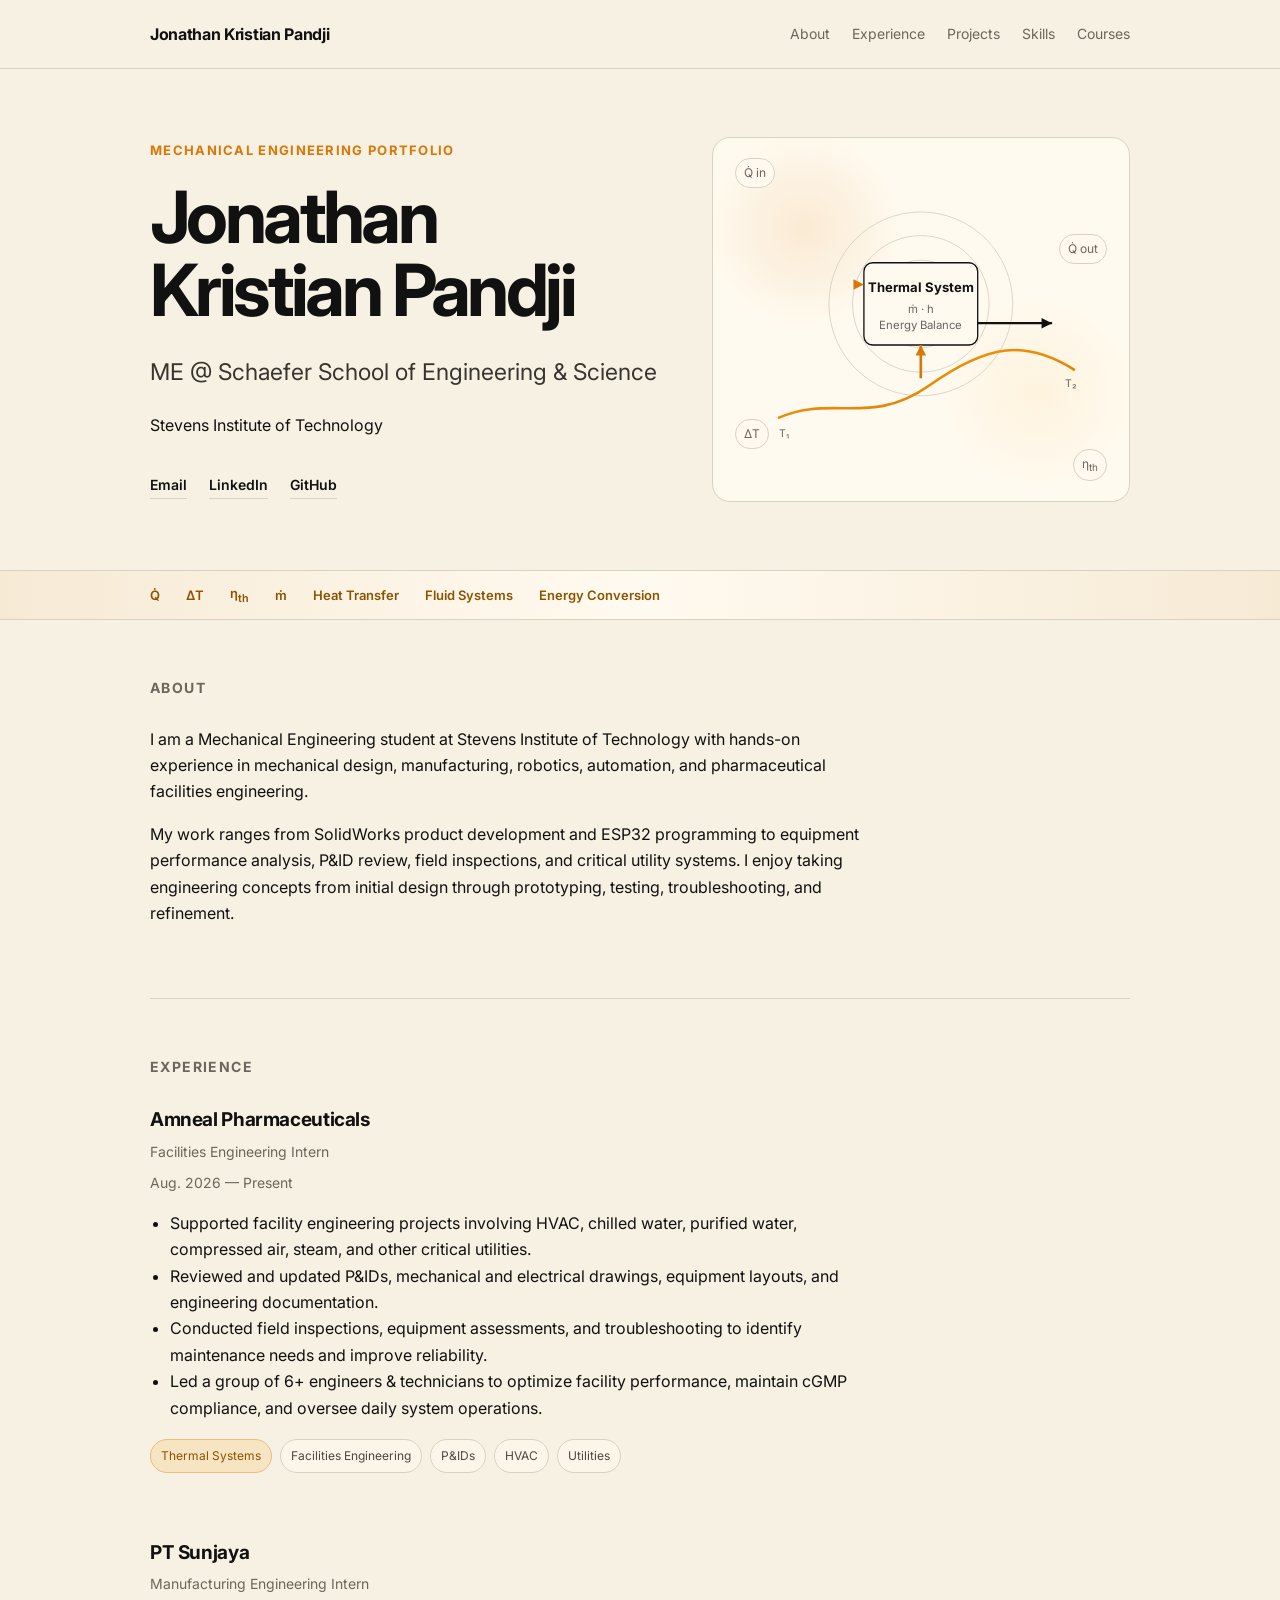
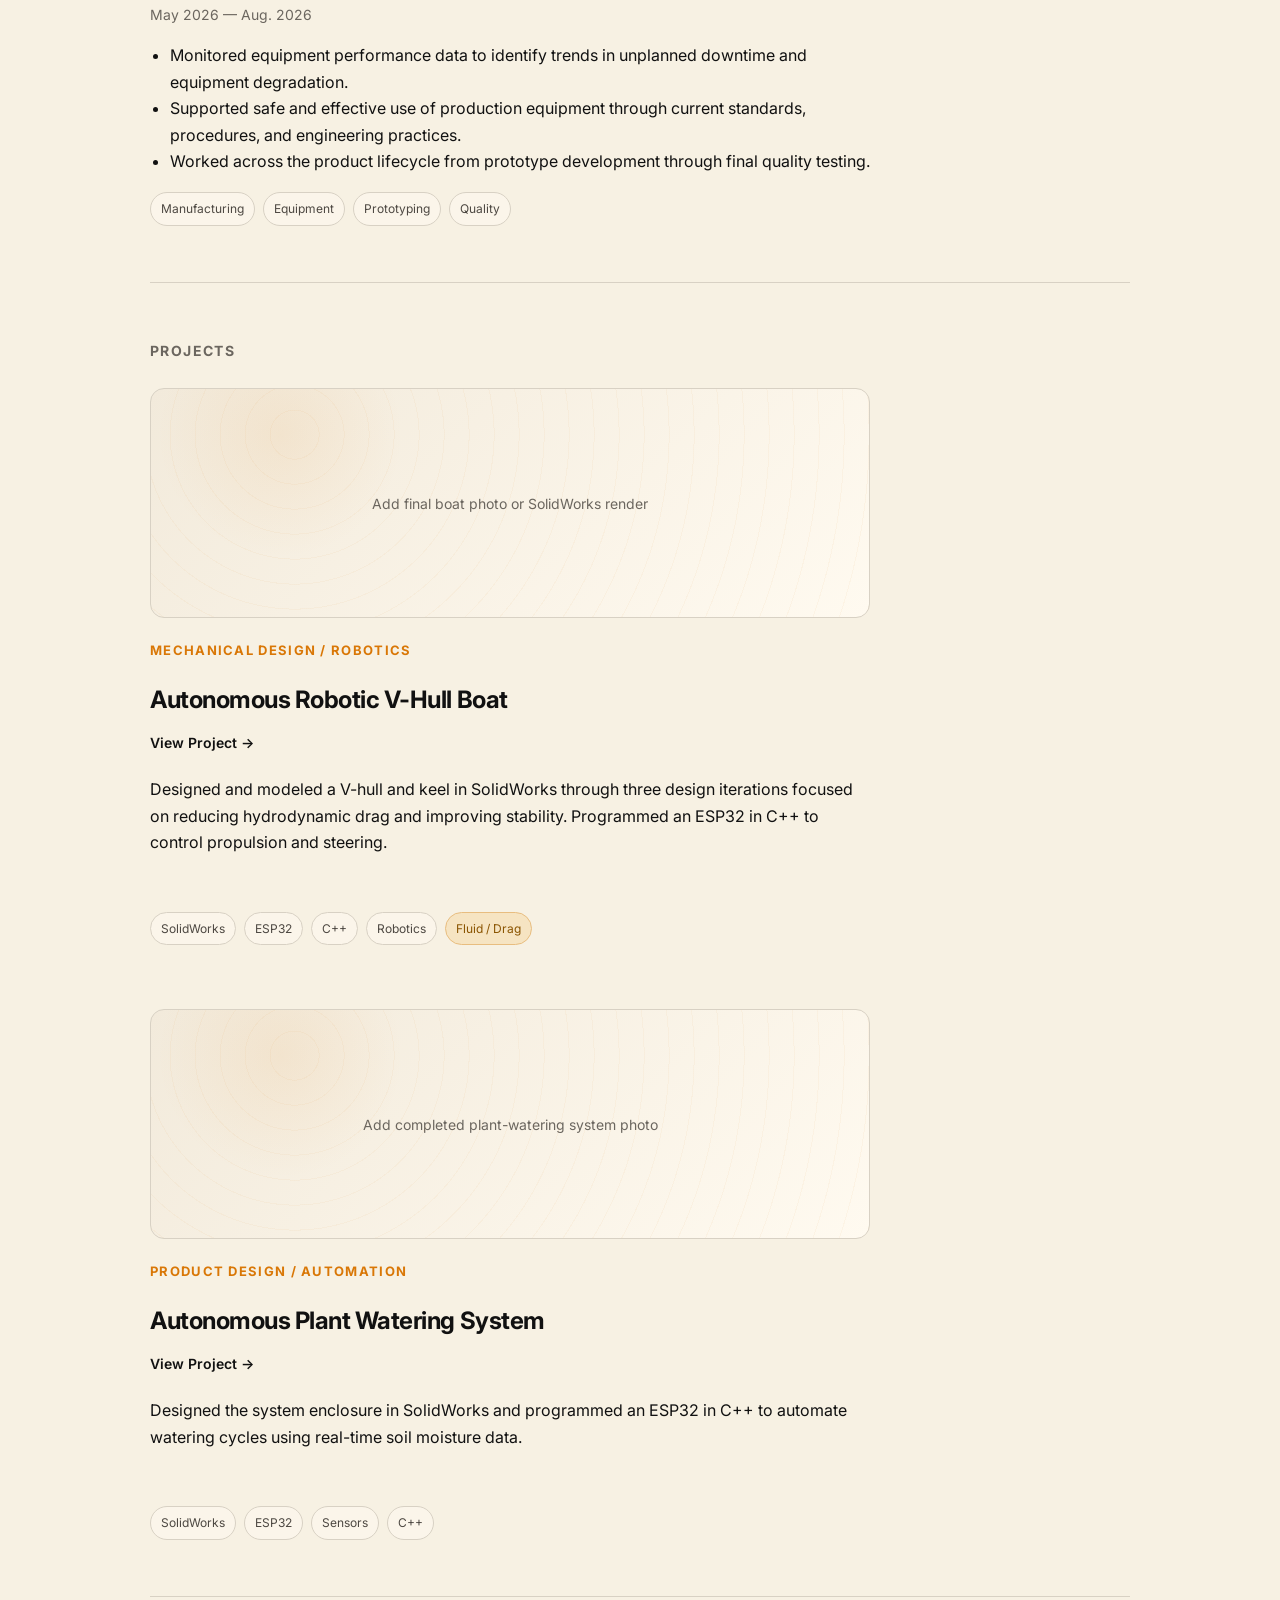
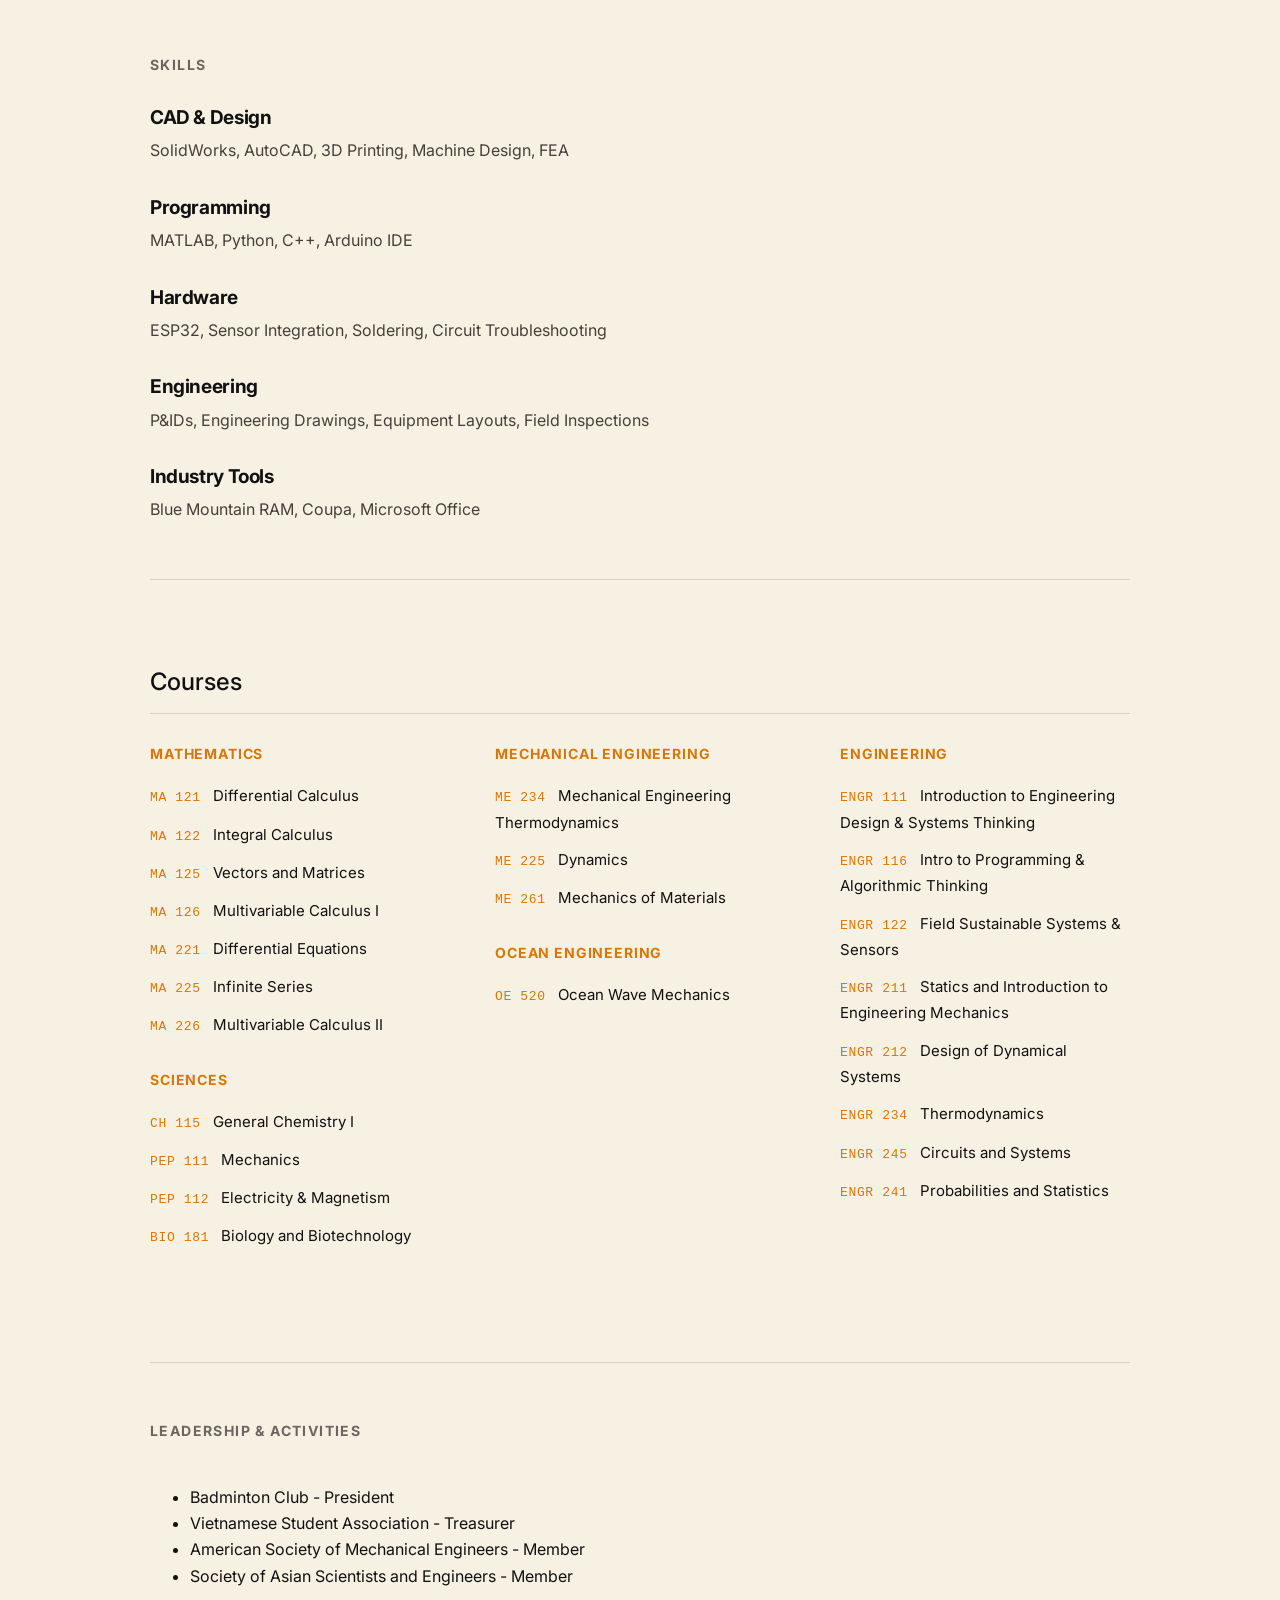
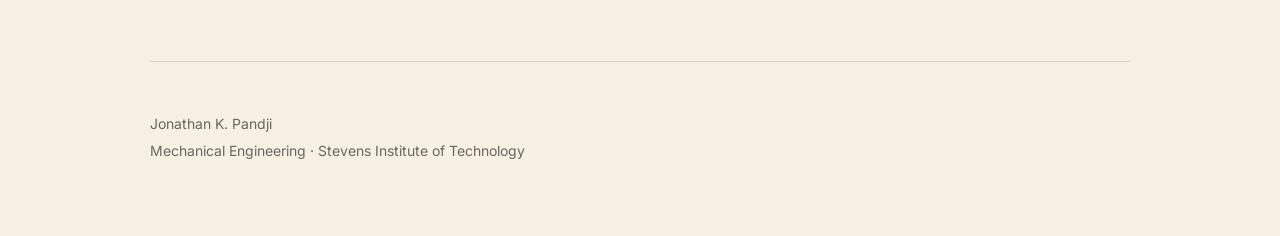
<file: index.html>
<!DOCTYPE html>
<html lang="en">
<head>
  <meta charset="UTF-8" />
  <meta name="viewport" content="width=device-width, initial-scale=1.0" />
  <meta name="description" content="Jonathan K. Pandji — Mechanical Engineering Portfolio" />
  <title>Jonathan Kristian Pandji | Mechanical Engineering Portfolio</title>
  <link rel="preconnect" href="https://fonts.googleapis.com">
  <link rel="preconnect" href="https://fonts.gstatic.com" crossorigin>
  <link href="https://fonts.googleapis.com/css2?family=Inter:wght@400;500;600;700&display=swap" rel="stylesheet">
  <link rel="stylesheet" href="styles.css" />
</head>
<body>
  <header class="site-header">
    <div class="container header-inner">
      <a class="brand" href="#top">Jonathan Kristian Pandji</a>
      <nav class="nav" aria-label="Primary navigation">
        <a href="#about">About</a><a href="#experience">Experience</a><a href="#projects">Projects</a><a href="#skills">Skills</a><a href="#courses">Courses</a>
      </nav>
    </div>
  </header>

  <main id="top">
    <section class="hero">
      <div class="container hero-grid">
        <div class="hero-copy">
          <p class="eyebrow">Mechanical Engineering Portfolio</p>
          <h1>Jonathan Kristian Pandji</h1>
          <p class="hero-subtitle">ME @ Schaefer School of Engineering &amp; Science</p>
          <p>Stevens Institute of Technology</p>
          <div class="hero-links">
            <a href="mailto:jonathankpandji@gmail.com">Email</a>
            <a href="https://www.linkedin.com/in/jonathan-pandji-9b6p" target="_blank" rel="noreferrer">LinkedIn</a>
            <a href="https://github.com/jonkezino11" target="_blank" rel="noreferrer">GitHub</a>
          </div>
        </div>

        <div class="thermo-panel" aria-label="Thermodynamics inspired system diagram">
          <div class="thermo-label thermo-qin">Q̇ in</div>
          <div class="thermo-label thermo-qout">Q̇ out</div>
          <div class="thermo-label thermo-dt">ΔT</div>
          <div class="thermo-label thermo-eta">η<sub>th</sub></div>

          <svg class="thermo-svg" viewBox="0 0 420 300" role="img" aria-label="Simplified thermal system energy flow">
            <defs>
              <linearGradient id="heatStroke" x1="0%" y1="0%" x2="100%" y2="100%">
                <stop offset="0%" stop-color="#f59e0b"/>
                <stop offset="100%" stop-color="#d97706"/>
              </linearGradient>
            </defs>

            <circle cx="210" cy="135" r="105" fill="none" stroke="#d8d1c4" stroke-width="1"/>
            <circle cx="210" cy="135" r="78" fill="none" stroke="#d8d1c4" stroke-width="1"/>
            <circle cx="210" cy="135" r="50" fill="none" stroke="#d8d1c4" stroke-width="1"/>

            <rect x="145" y="88" width="130" height="94" rx="10" fill="#fffaf0" stroke="#111111" stroke-width="1.5"/>

            <line x1="55" y1="113" x2="145" y2="113" stroke="url(#heatStroke)" stroke-width="3"/>
            <polygon points="145,113 133,107 133,119" fill="#d97706"/>

            <line x1="275" y1="157" x2="360" y2="157" stroke="#111111" stroke-width="2.5"/>
            <polygon points="360,157 348,151 348,163" fill="#111111"/>

            <line x1="210" y1="220" x2="210" y2="182" stroke="#d97706" stroke-width="3"/>
            <polygon points="210,182 204,194 216,194" fill="#d97706"/>

            <text x="210" y="122" text-anchor="middle" font-size="15" fill="#111111" font-weight="700">Thermal System</text>
            <text x="210" y="145" text-anchor="middle" font-size="13" fill="#666666">ṁ · h</text>
            <text x="210" y="164" text-anchor="middle" font-size="13" fill="#666666">Energy Balance</text>

            <path d="M48 265 C110 238, 152 276, 220 228 S330 176, 385 210"
                  fill="none" stroke="url(#heatStroke)" stroke-width="3" stroke-linecap="round"/>
            <text x="48" y="287" font-size="12" fill="#666666">T₁</text>
            <text x="375" y="230" font-size="12" fill="#666666">T₂</text>
          </svg>
        </div>
      </div>
    </section>

    <div class="thermo-strip">
      <div class="container">
        <span>Q̇</span>
        <span>ΔT</span>
        <span>η<sub>th</sub></span>
        <span>ṁ</span>
        <span>Heat Transfer</span>
        <span>Fluid Systems</span>
        <span>Energy Conversion</span>
      </div>
    </div>

    <section id="about" class="section container">
      <div class="section-grid">
        <h2>About</h2>
        <div class="section-content">
          <p>I am a Mechanical Engineering student at Stevens Institute of Technology with hands-on experience in mechanical design, manufacturing, robotics, automation, and pharmaceutical facilities engineering.</p>
          <p>My work ranges from SolidWorks product development and ESP32 programming to equipment performance analysis, P&amp;ID review, field inspections, and critical utility systems. I enjoy taking engineering concepts from initial design through prototyping, testing, troubleshooting, and refinement.</p>
        </div>
      </div>
    </section>

    <section id="experience" class="section container">
      <div class="section-grid">
        <h2>Experience</h2>
        <div class="section-content stack">
          <article class="entry">
            <div class="entry-header"><div><h3>Amneal Pharmaceuticals</h3><p class="entry-role">Facilities Engineering Intern</p></div><p class="entry-date">Aug. 2026 — Present</p></div>
            <ul><li>Supported facility engineering projects involving HVAC, chilled water, purified water, compressed air, steam, and other critical utilities.</li><li>Reviewed and updated P&amp;IDs, mechanical and electrical drawings, equipment layouts, and engineering documentation.</li><li>Conducted field inspections, equipment assessments, and troubleshooting to identify maintenance needs and improve reliability.</li><li>Led a group of 6+ engineers &amp; technicians to optimize facility performance, maintain cGMP compliance, and oversee daily system operations.</li></ul>
            <div class="tags"><span class="accent-tag">Thermal Systems</span><span>Facilities Engineering</span><span>P&amp;IDs</span><span>HVAC</span><span>Utilities</span></div>
          </article>
          <article class="entry">
            <div class="entry-header"><div><h3>PT Sunjaya</h3><p class="entry-role">Manufacturing Engineering Intern</p></div><p class="entry-date">May 2026 — Aug. 2026</p></div>
            <ul><li>Monitored equipment performance data to identify trends in unplanned downtime and equipment degradation.</li><li>Supported safe and effective use of production equipment through current standards, procedures, and engineering practices.</li><li>Worked across the product lifecycle from prototype development through final quality testing.</li></ul>
            <div class="tags"><span>Manufacturing</span><span>Equipment</span><span>Prototyping</span><span>Quality</span></div>
          </article>
        </div>
      </div>
    </section>

    <section id="projects" class="section container">
      <div class="section-grid">
        <h2>Projects</h2>
        <div class="section-content stack">
          <article class="project-card">
            <a class="project-image" href="boat.html"><div class="image-placeholder">Add final boat photo or SolidWorks render</div></a>
            <div class="project-meta"><div><p class="project-type">Mechanical Design / Robotics</p><h3><a href="boat.html">Autonomous Robotic V-Hull Boat</a></h3></div><a class="arrow-link" href="boat.html">View Project →</a></div>
            <p>Designed and modeled a V-hull and keel in SolidWorks through three design iterations focused on reducing hydrodynamic drag and improving stability. Programmed an ESP32 in C++ to control propulsion and steering.</p>
            <div class="tags"><span>SolidWorks</span><span>ESP32</span><span>C++</span><span>Robotics</span><span class="accent-tag">Fluid / Drag</span></div>
          </article>

          <article class="project-card">
            <a class="project-image" href="plant-watering.html"><div class="image-placeholder">Add completed plant-watering system photo</div></a>
            <div class="project-meta"><div><p class="project-type">Product Design / Automation</p><h3><a href="plant-watering.html">Autonomous Plant Watering System</a></h3></div><a class="arrow-link" href="plant-watering.html">View Project →</a></div>
            <p>Designed the system enclosure in SolidWorks and programmed an ESP32 in C++ to automate watering cycles using real-time soil moisture data.</p>
            <div class="tags"><span>SolidWorks</span><span>ESP32</span><span>Sensors</span><span>C++</span></div>
          </article>
        </div>
      </div>
    </section>

    <section id="skills" class="section container">
      <div class="section-grid"><h2>Skills</h2><div class="section-content skills-list">
        <div><h3>CAD &amp; Design</h3><p>SolidWorks, AutoCAD, 3D Printing, Machine Design, FEA</p></div>
        <div><h3>Programming</h3><p>MATLAB, Python, C++, Arduino IDE</p></div>
        <div><h3>Hardware</h3><p>ESP32, Sensor Integration, Soldering, Circuit Troubleshooting</p></div>
        <div><h3>Engineering</h3><p>P&amp;IDs, Engineering Drawings, Equipment Layouts, Field Inspections</p></div>
        <div><h3>Industry Tools</h3><p>Blue Mountain RAM, Coupa, Microsoft Office</p></div>
      </div></div>
    </section>

    <section id="courses" class="courses-section container">
  <h2 class="courses-title">Courses</h2>

  <div class="courses-grid">

    <!-- COLUMN 1 -->
    <div class="course-column">

      <div class="course-group">
        <h3>MATHEMATICS</h3>

        <p>
          <span class="course-code">MA 121</span>
          Differential Calculus
        </p>

        <p>
          <span class="course-code">MA 122</span>
          Integral Calculus
        </p>

        <p>
          <span class="course-code">MA 125</span>
          Vectors and Matrices
        </p>

        <p>
          <span class="course-code">MA 126</span>
          Multivariable Calculus I
        </p>

        <p>
          <span class="course-code">MA 221</span>
          Differential Equations
        </p>

        <p>
          <span class="course-code">MA 225</span>
          Infinite Series
        </p>

        <p>
          <span class="course-code">MA 226</span>
          Multivariable Calculus II
        </p>
      </div>


      <div class="course-group">
        <h3>SCIENCES</h3>

        <p>
          <span class="course-code">CH 115</span>
          General Chemistry I
        </p>

        <p>
          <span class="course-code">PEP 111</span>
          Mechanics
        </p>

        <p>
          <span class="course-code">PEP 112</span>
          Electricity &amp; Magnetism
        </p>

        <p>
          <span class="course-code">BIO 181</span>
          Biology and Biotechnology
        </p>
      </div>

    </div>


    <!-- COLUMN 2 -->
    <div class="course-column">

      <div class="course-group">
        <h3>MECHANICAL ENGINEERING</h3>

        <p>
          <span class="course-code">ME 234</span>
          Mechanical Engineering Thermodynamics
        </p>

        <p>
          <span class="course-code">ME 225</span>
          Dynamics
        </p>

        <p>
          <span class="course-code">ME 261</span>
          Mechanics of Materials
        </p>

        <!--<p>
          <span class="course-code">EE 489</span>
          Introduction to Electric Energy Systems
        </p>-->
      </div>


      <div class="course-group">
        <h3>OCEAN ENGINEERING</h3>

        <p>
          <span class="course-code">OE 520</span>
          Ocean Wave Mechanics
        </p>
      </div>

    </div>


    <!-- COLUMN 3 -->
    <div class="course-column">

      <div class="course-group">
        <h3>ENGINEERING</h3>

        <p>
          <span class="course-code">ENGR 111</span>
          Introduction to Engineering Design &amp; Systems Thinking
        </p>

        <p>
          <span class="course-code">ENGR 116</span>
          Intro to Programming &amp; Algorithmic Thinking
        </p>

        <p>
          <span class="course-code">ENGR 122</span>
          Field Sustainable Systems &amp; Sensors
        </p>

        <p>
          <span class="course-code">ENGR 211</span>
          Statics and Introduction to Engineering Mechanics
        </p>

        <p>
          <span class="course-code">ENGR 212</span>
          Design of Dynamical Systems
        </p>

        <p>
          <span class="course-code">ENGR 234</span>
          Thermodynamics
        </p>

        <p>
          <span class="course-code">ENGR 245</span>
          Circuits and Systems
        </p>

        <p>
          <span class="course-code">ENGR 241</span>
          Probabilities and Statistics
        </p>
      </div>

    </div>

  </div>
</section>

    <section class="section container">
      <div class="section-grid">
        <h2>Leadership &amp; Activities</h2>
        
        <div class="section-content">
          <ul>
            <li>Badminton Club - President</li>
            <li>Vietnamese Student Association - Treasurer</li>
            <li>American Society of Mechanical Engineers - Member</li>
            <li>Society of Asian Scientists and Engineers - Member</li>
          </ul>
        </div>
      </div>
    </section>
  </main>

  <footer class="footer container"><p>Jonathan K. Pandji</p><p>Mechanical Engineering · Stevens Institute of Technology</p></footer>
</body>
</html>
</file>
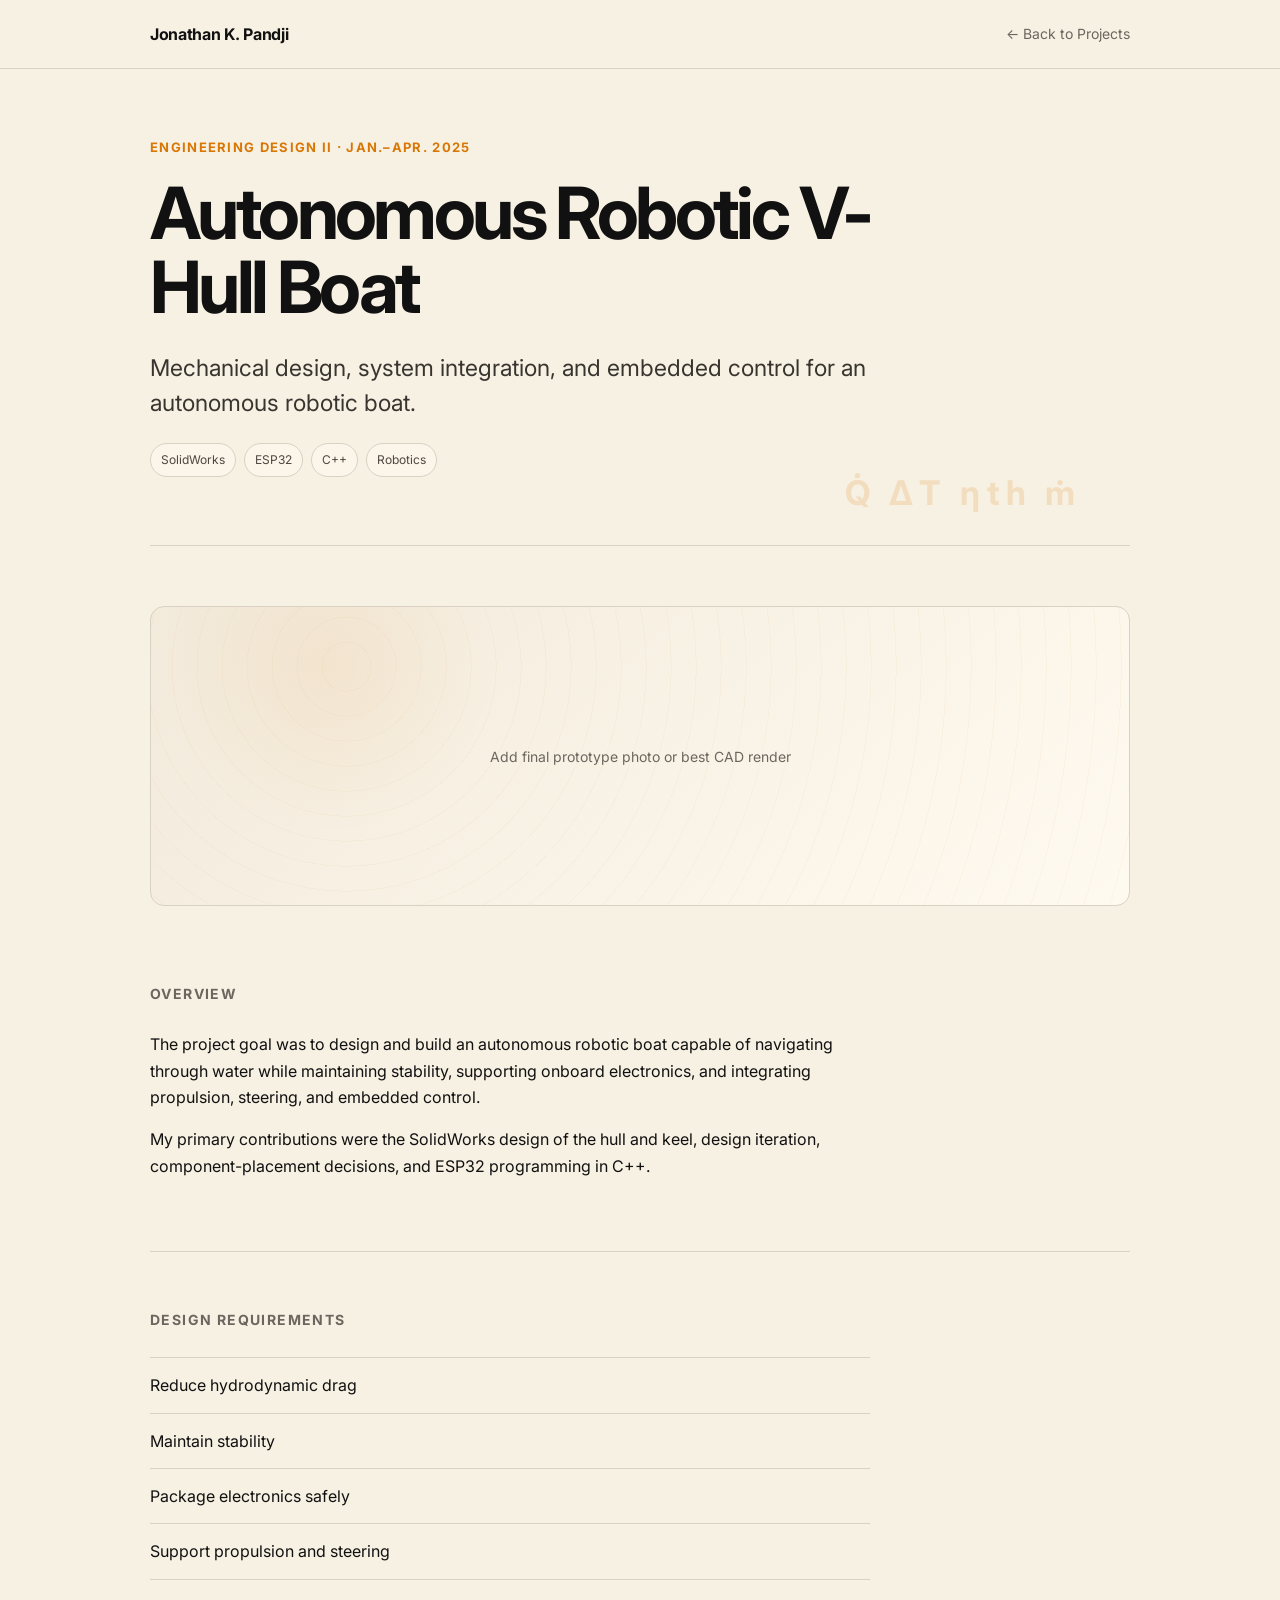
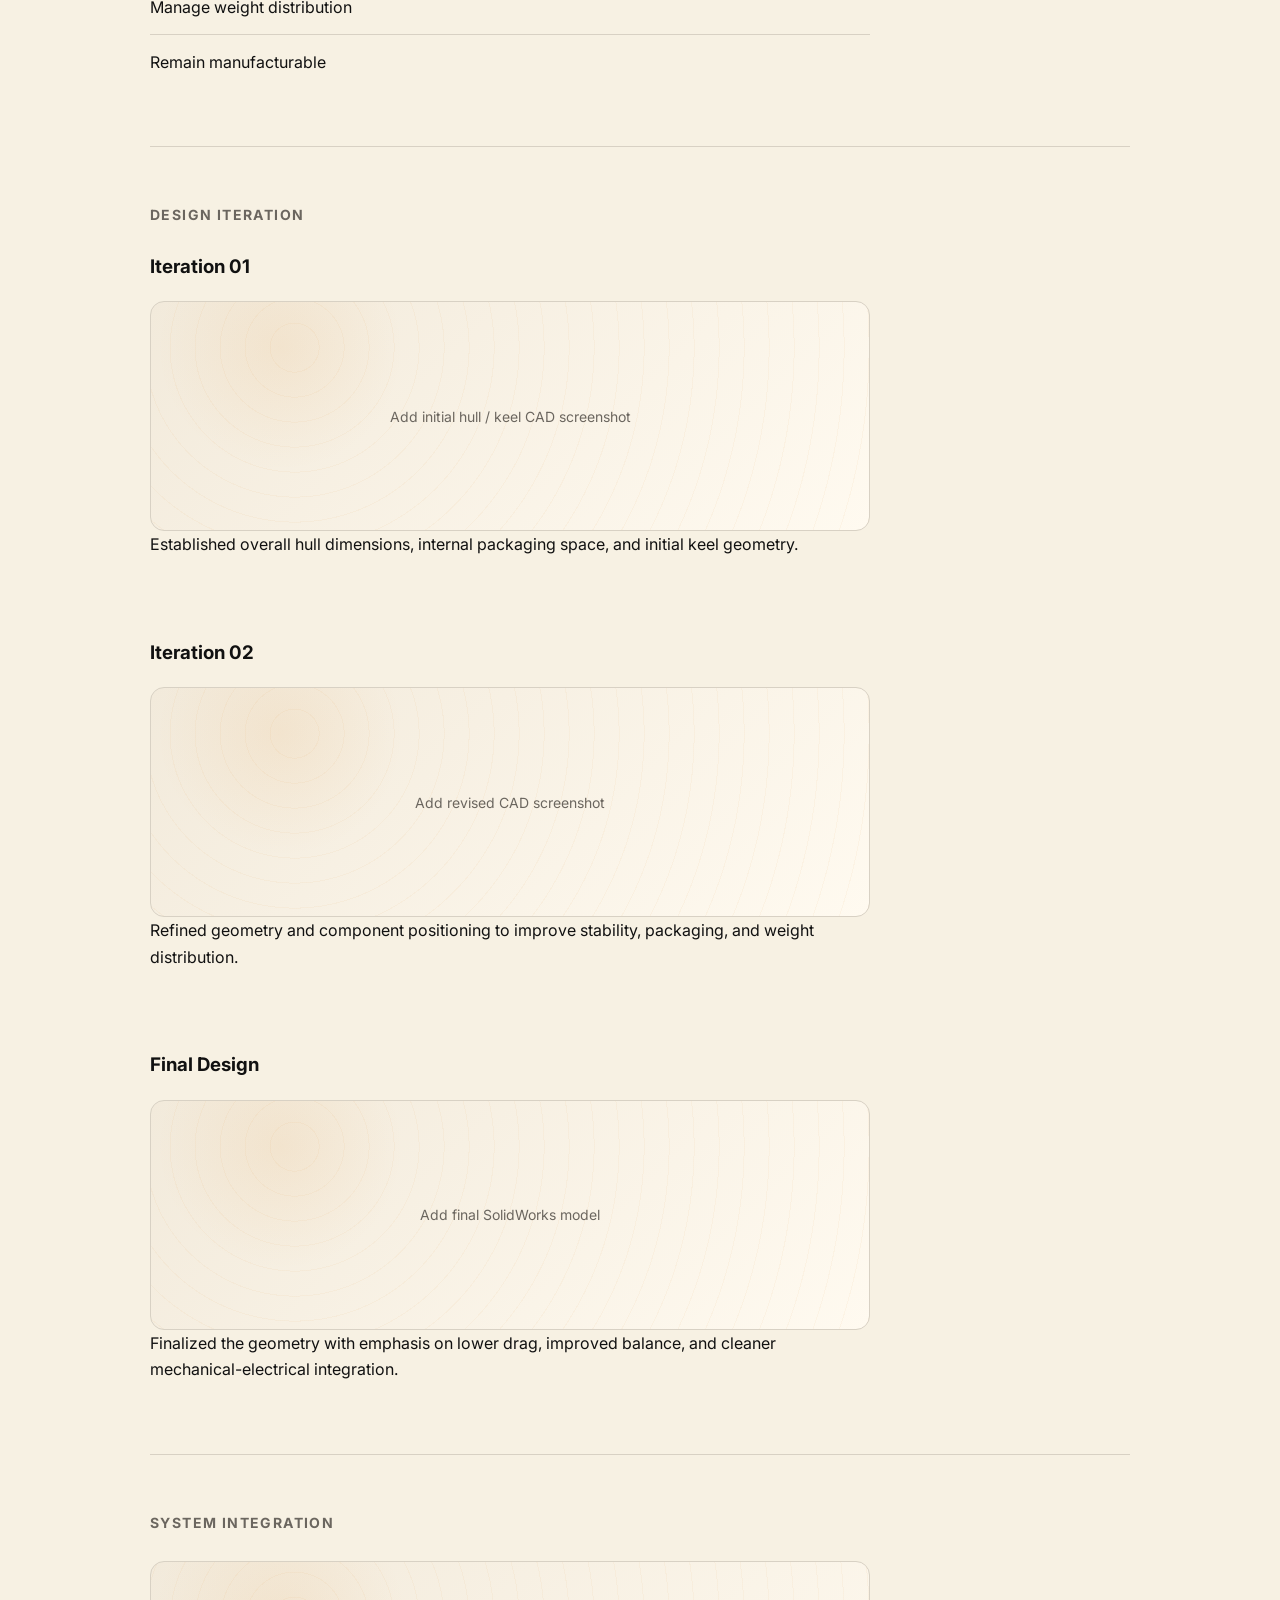
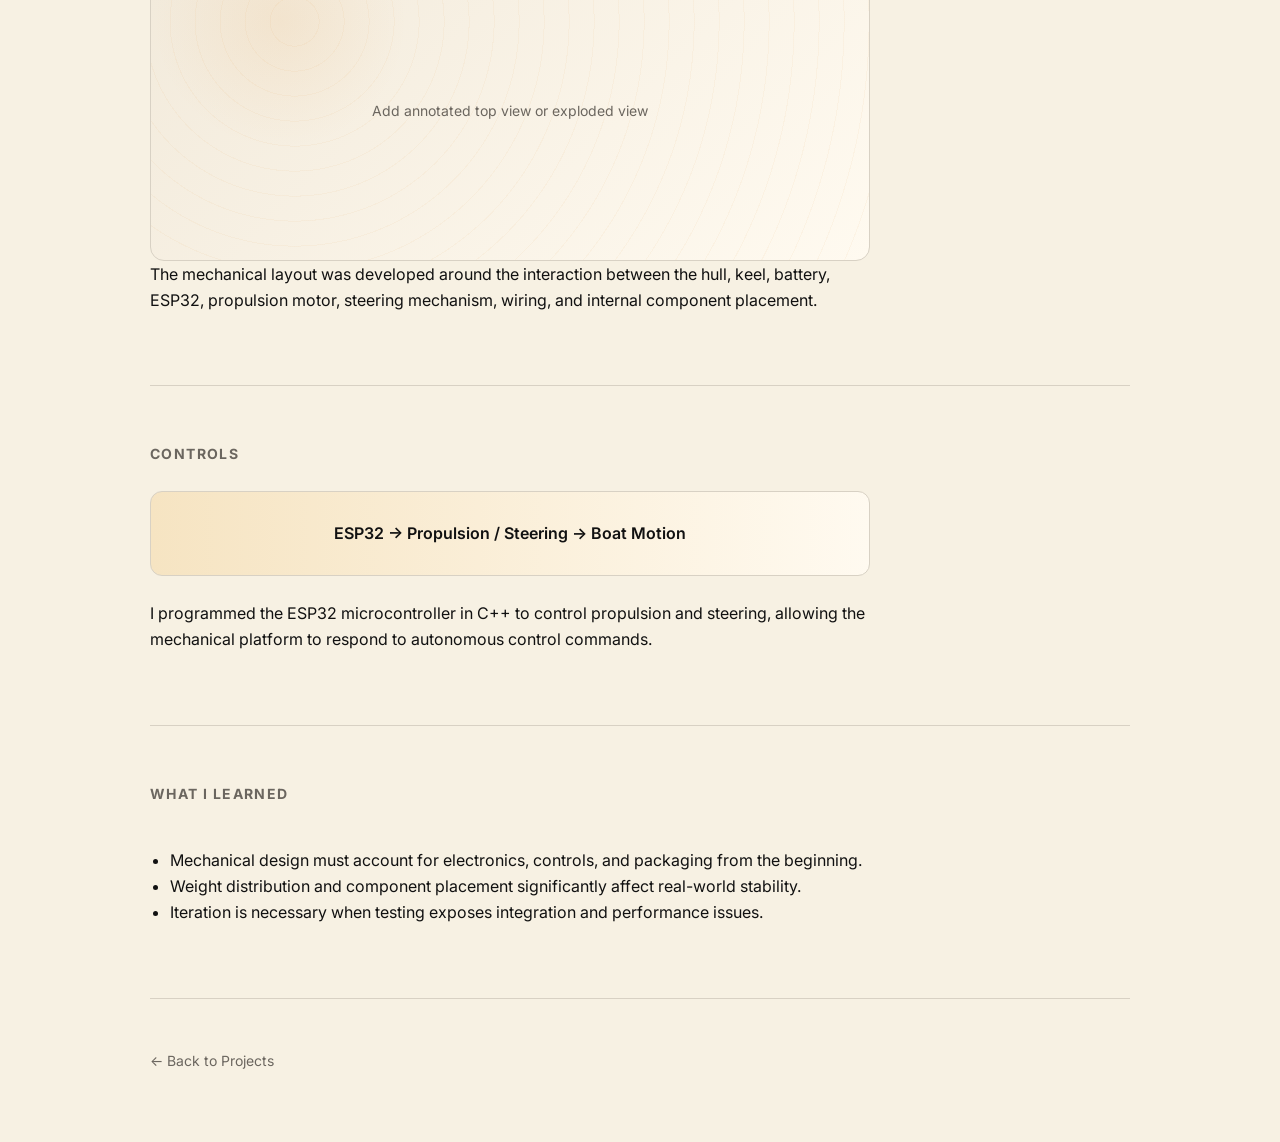
<file: boat.html>
<!DOCTYPE html>
<html lang="en">
<head>
  <meta charset="UTF-8" /><meta name="viewport" content="width=device-width, initial-scale=1.0" />
  <title>Autonomous Robotic V-Hull Boat | Jonathan K. Pandji</title>
  <link rel="preconnect" href="https://fonts.googleapis.com"><link rel="preconnect" href="https://fonts.gstatic.com" crossorigin>
  <link href="https://fonts.googleapis.com/css2?family=Inter:wght@400;500;600;700&display=swap" rel="stylesheet"><link rel="stylesheet" href="styles.css" />
</head>
<body>
<header class="site-header"><div class="container header-inner"><a class="brand" href="index.html">Jonathan K. Pandji</a><nav class="nav"><a href="index.html#projects">← Back to Projects</a></nav></div></header>
<main>
<section class="project-hero container"><p class="eyebrow">Engineering Design II · Jan.–Apr. 2025</p><h1>Autonomous Robotic V-Hull Boat</h1><p class="hero-subtitle">Mechanical design, system integration, and embedded control for an autonomous robotic boat.</p><div class="tags"><span>SolidWorks</span><span>ESP32</span><span>C++</span><span>Robotics</span></div></section>
<section class="container case-section"><div class="image-placeholder large">Add final prototype photo or best CAD render</div></section>
<section class="container case-grid"><h2>Overview</h2><div><p>The project goal was to design and build an autonomous robotic boat capable of navigating through water while maintaining stability, supporting onboard electronics, and integrating propulsion, steering, and embedded control.</p><p>My primary contributions were the SolidWorks design of the hull and keel, design iteration, component-placement decisions, and ESP32 programming in C++.</p></div></section>
<section class="container case-grid"><h2>Design Requirements</h2><div class="two-col-list"><p>Reduce hydrodynamic drag</p><p>Maintain stability</p><p>Package electronics safely</p><p>Support propulsion and steering</p><p>Manage weight distribution</p><p>Remain manufacturable</p></div></section>
<section class="container case-grid"><h2>Design Iteration</h2><div class="stack">
<div><h3>Iteration 01</h3><div class="image-placeholder">Add initial hull / keel CAD screenshot</div><p>Established overall hull dimensions, internal packaging space, and initial keel geometry.</p></div>
<div><h3>Iteration 02</h3><div class="image-placeholder">Add revised CAD screenshot</div><p>Refined geometry and component positioning to improve stability, packaging, and weight distribution.</p></div>
<div><h3>Final Design</h3><div class="image-placeholder">Add final SolidWorks model</div><p>Finalized the geometry with emphasis on lower drag, improved balance, and cleaner mechanical-electrical integration.</p></div>
</div></section>
<section class="container case-grid"><h2>System Integration</h2><div><div class="image-placeholder large">Add annotated top view or exploded view</div><p>The mechanical layout was developed around the interaction between the hull, keel, battery, ESP32, propulsion motor, steering mechanism, wiring, and internal component placement.</p></div></section>
<section class="container case-grid"><h2>Controls</h2><div><div class="flow">ESP32 → Propulsion / Steering → Boat Motion</div><p>I programmed the ESP32 microcontroller in C++ to control propulsion and steering, allowing the mechanical platform to respond to autonomous control commands.</p></div></section>
<section class="container case-grid"><h2>What I Learned</h2><div><ul><li>Mechanical design must account for electronics, controls, and packaging from the beginning.</li><li>Weight distribution and component placement significantly affect real-world stability.</li><li>Iteration is necessary when testing exposes integration and performance issues.</li></ul></div></section>
</main>
<footer class="footer container"><a href="index.html#projects">← Back to Projects</a></footer>
</body>
</html>
</file>
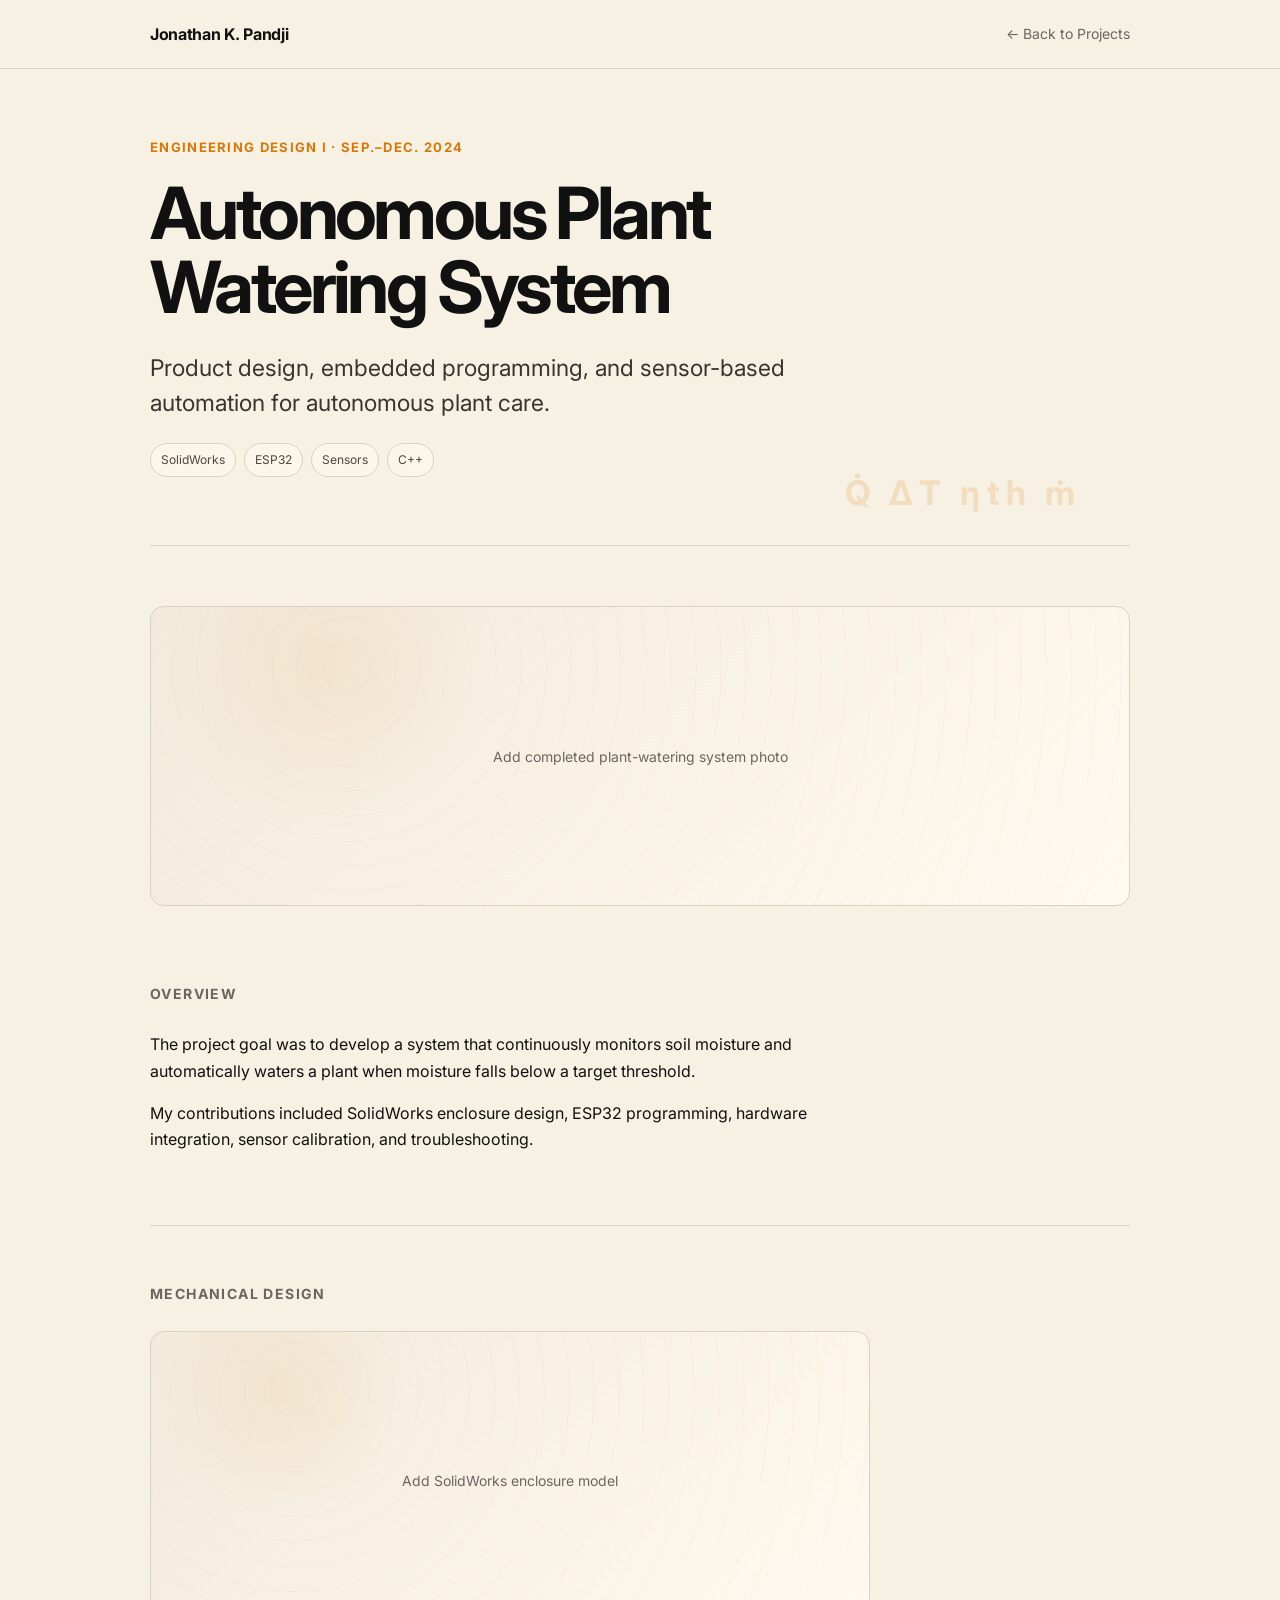
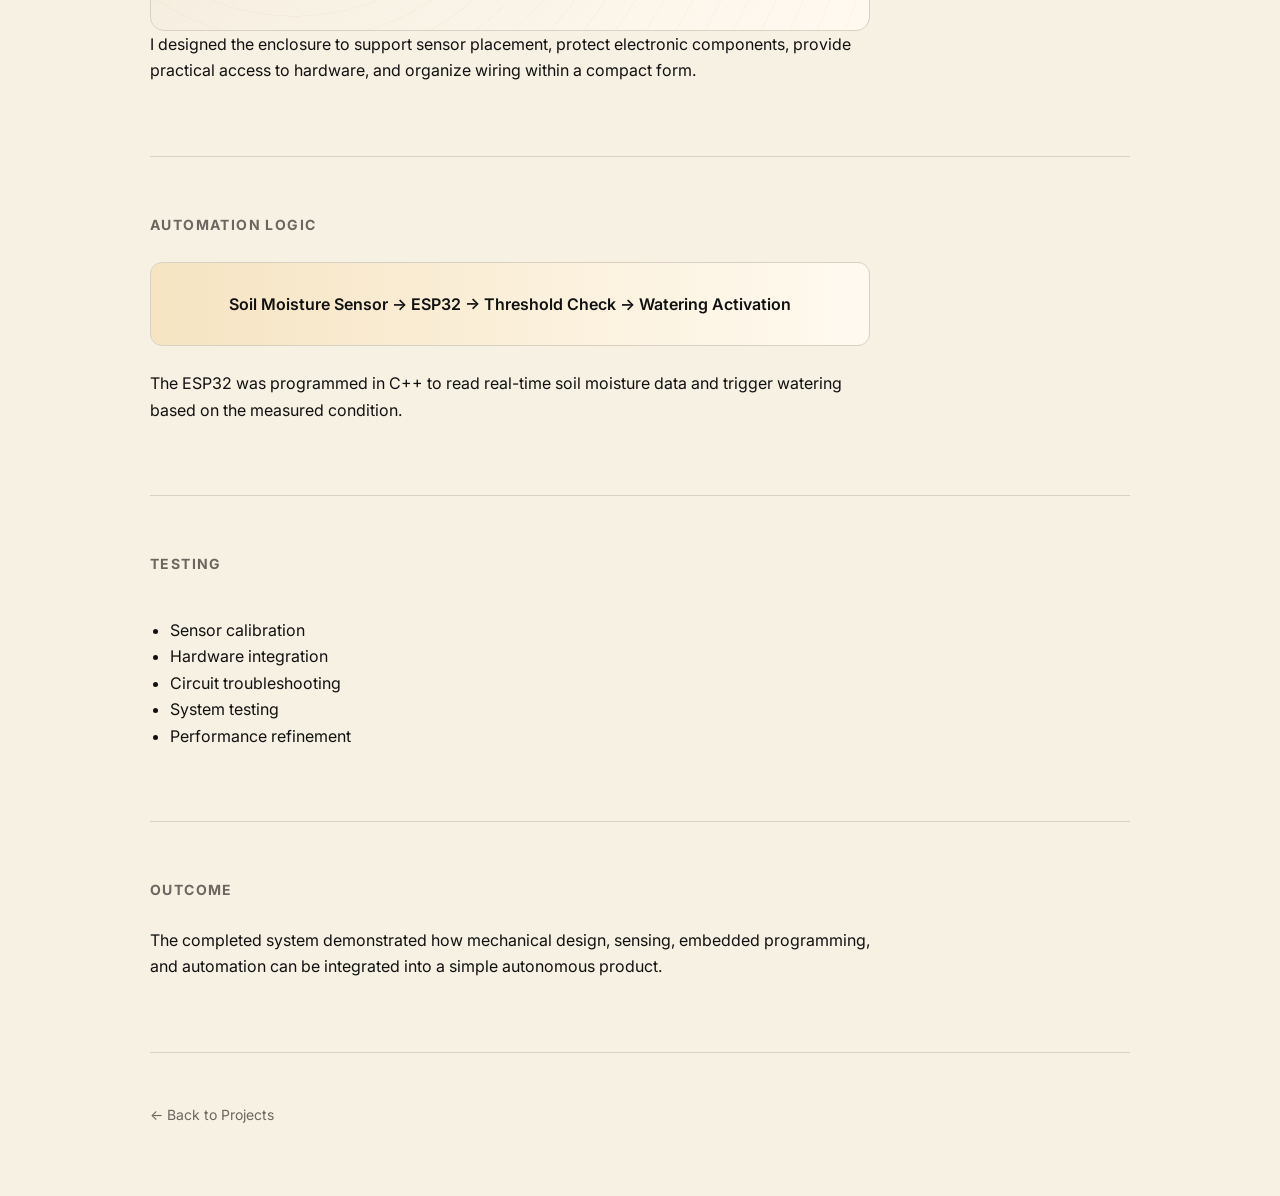
<file: plant-watering.html>
<!DOCTYPE html>
<html lang="en">
<head>
  <meta charset="UTF-8" /><meta name="viewport" content="width=device-width, initial-scale=1.0" />
  <title>Autonomous Plant Watering System | Jonathan K. Pandji</title>
  <link rel="preconnect" href="https://fonts.googleapis.com"><link rel="preconnect" href="https://fonts.gstatic.com" crossorigin>
  <link href="https://fonts.googleapis.com/css2?family=Inter:wght@400;500;600;700&display=swap" rel="stylesheet"><link rel="stylesheet" href="styles.css" />
</head>
<body>
<header class="site-header"><div class="container header-inner"><a class="brand" href="index.html">Jonathan K. Pandji</a><nav class="nav"><a href="index.html#projects">← Back to Projects</a></nav></div></header>
<main>
<section class="project-hero container"><p class="eyebrow">Engineering Design I · Sep.–Dec. 2024</p><h1>Autonomous Plant Watering System</h1><p class="hero-subtitle">Product design, embedded programming, and sensor-based automation for autonomous plant care.</p><div class="tags"><span>SolidWorks</span><span>ESP32</span><span>Sensors</span><span>C++</span></div></section>
<section class="container case-section"><div class="image-placeholder large">Add completed plant-watering system photo</div></section>
<section class="container case-grid"><h2>Overview</h2><div><p>The project goal was to develop a system that continuously monitors soil moisture and automatically waters a plant when moisture falls below a target threshold.</p><p>My contributions included SolidWorks enclosure design, ESP32 programming, hardware integration, sensor calibration, and troubleshooting.</p></div></section>
<section class="container case-grid"><h2>Mechanical Design</h2><div><div class="image-placeholder large">Add SolidWorks enclosure model</div><p>I designed the enclosure to support sensor placement, protect electronic components, provide practical access to hardware, and organize wiring within a compact form.</p></div></section>
<section class="container case-grid"><h2>Automation Logic</h2><div><div class="flow">Soil Moisture Sensor → ESP32 → Threshold Check → Watering Activation</div><p>The ESP32 was programmed in C++ to read real-time soil moisture data and trigger watering based on the measured condition.</p></div></section>
<section class="container case-grid"><h2>Testing</h2><div><ul><li>Sensor calibration</li><li>Hardware integration</li><li>Circuit troubleshooting</li><li>System testing</li><li>Performance refinement</li></ul></div></section>
<section class="container case-grid"><h2>Outcome</h2><div><p>The completed system demonstrated how mechanical design, sensing, embedded programming, and automation can be integrated into a simple autonomous product.</p></div></section>
</main>
<footer class="footer container"><a href="index.html#projects">← Back to Projects</a></footer>
</body>
</html>
</file>
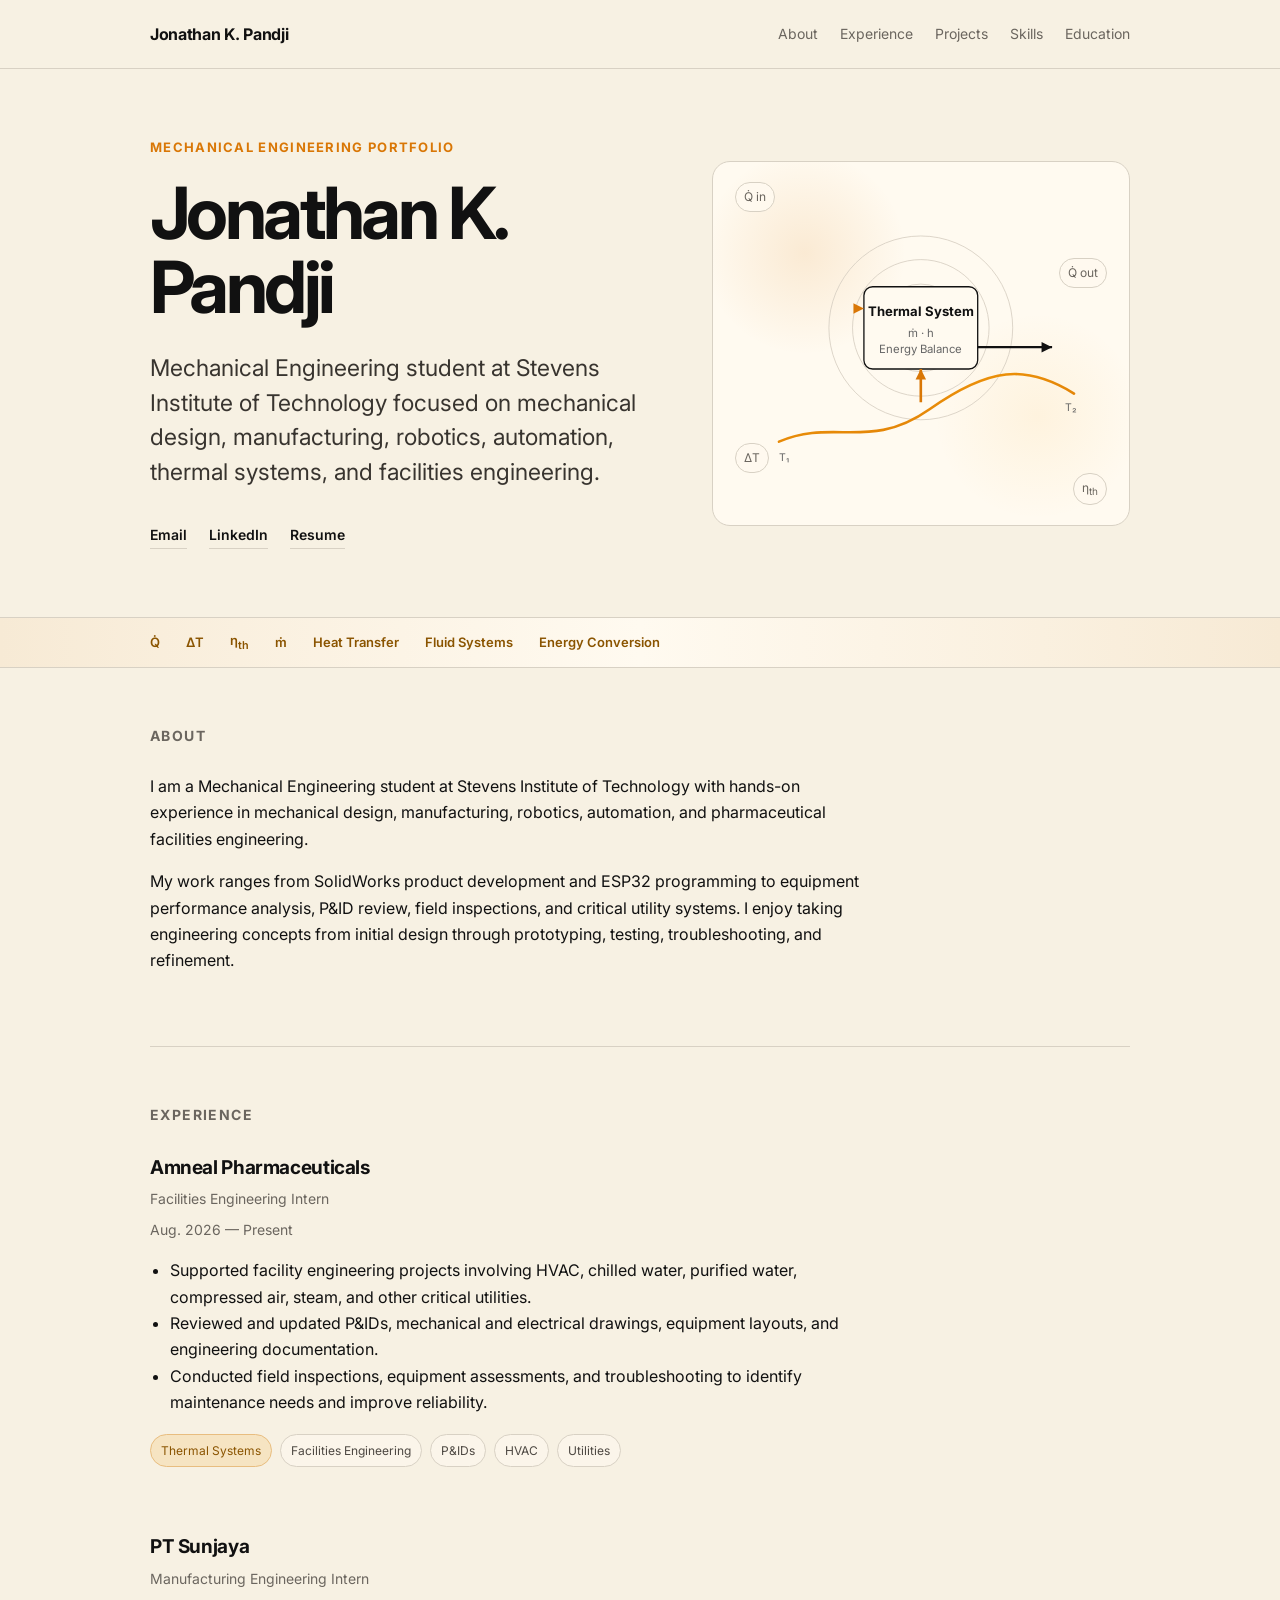
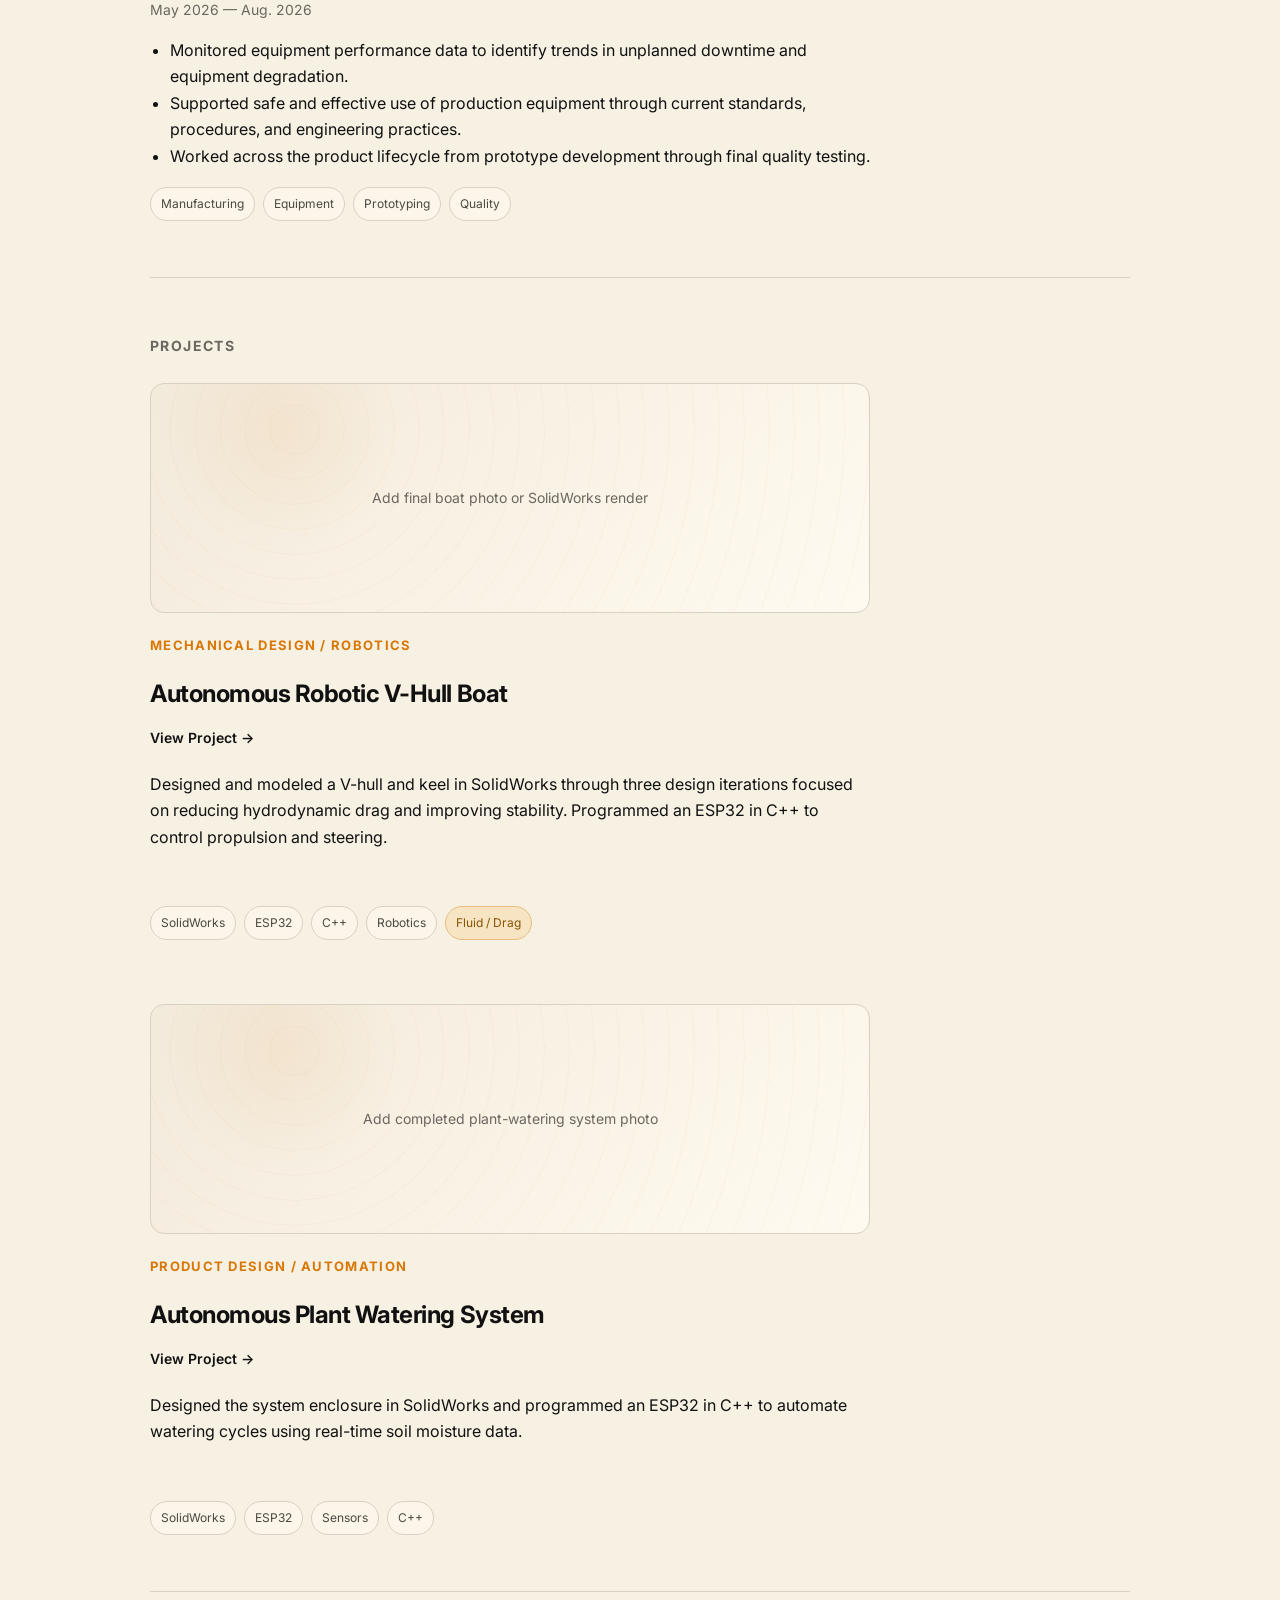
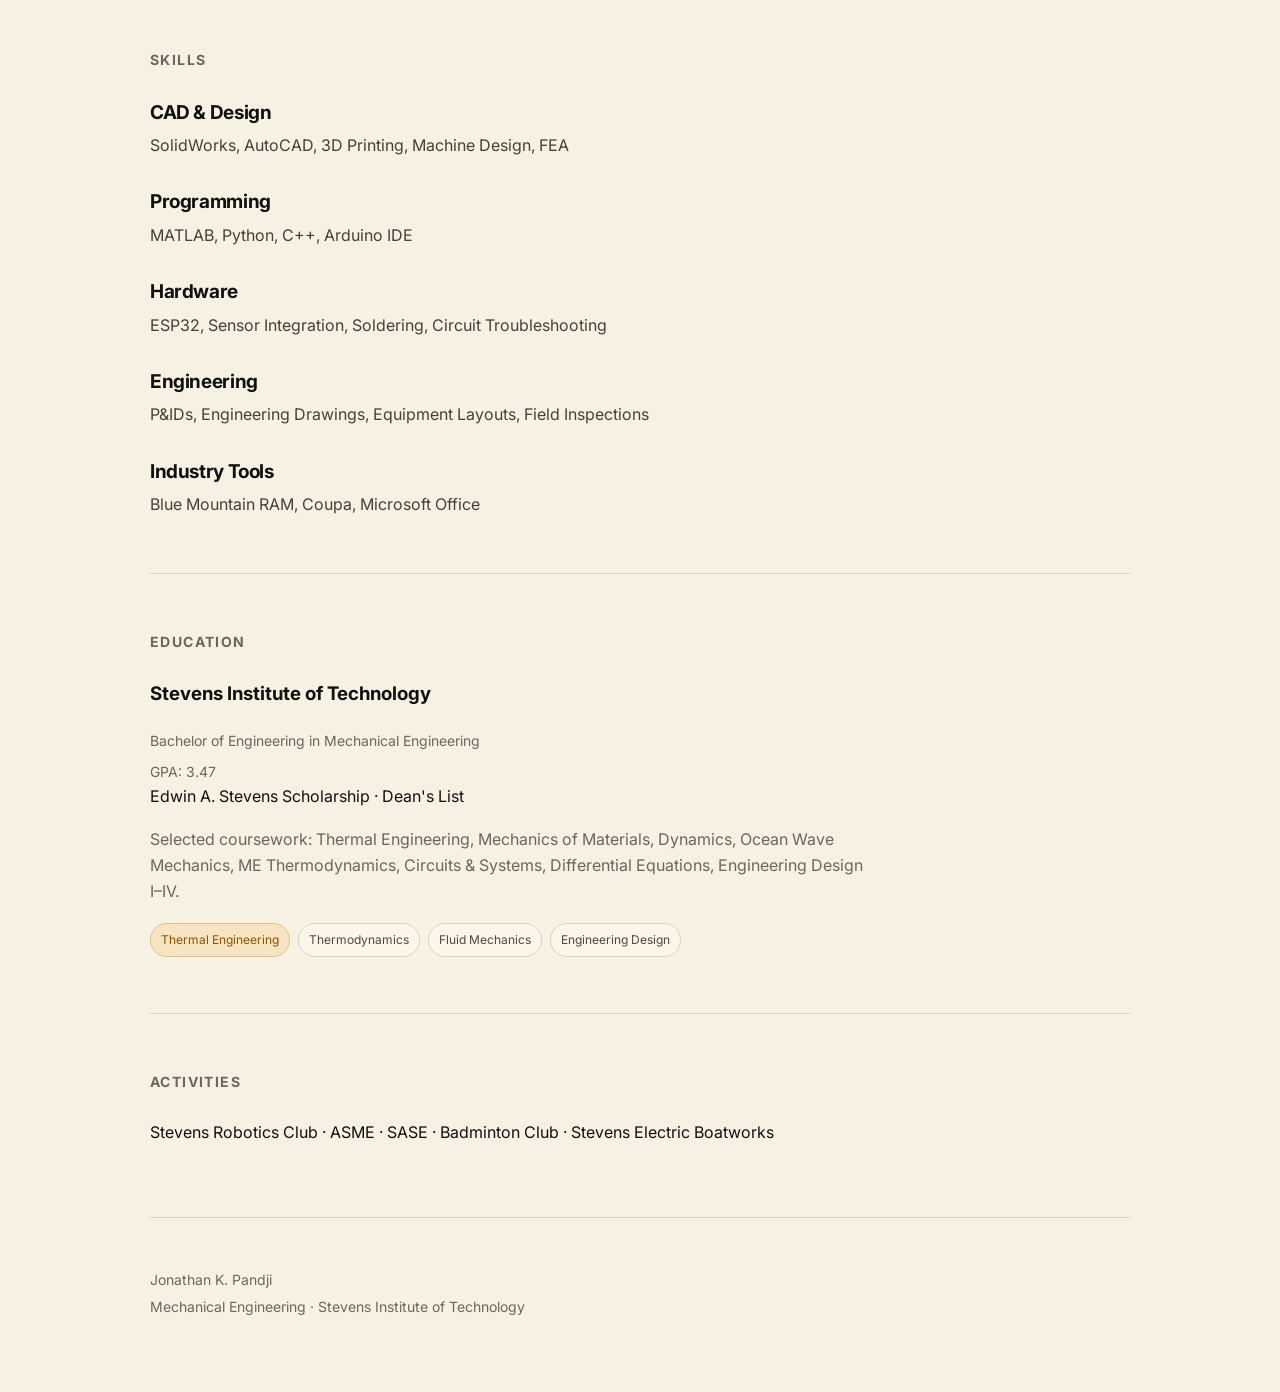
<file: thermal_index.html>
<!DOCTYPE html>
<html lang="en">
<head>
  <meta charset="UTF-8" />
  <meta name="viewport" content="width=device-width, initial-scale=1.0" />
  <meta name="description" content="Jonathan K. Pandji — Mechanical Engineering Portfolio" />
  <title>Jonathan K. Pandji | Mechanical Engineering Portfolio</title>
  <link rel="preconnect" href="https://fonts.googleapis.com">
  <link rel="preconnect" href="https://fonts.gstatic.com" crossorigin>
  <link href="https://fonts.googleapis.com/css2?family=Inter:wght@400;500;600;700&display=swap" rel="stylesheet">
  <link rel="stylesheet" href="styles.css" />
</head>
<body>
  <header class="site-header">
    <div class="container header-inner">
      <a class="brand" href="#top">Jonathan K. Pandji</a>
      <nav class="nav" aria-label="Primary navigation">
        <a href="#about">About</a><a href="#experience">Experience</a><a href="#projects">Projects</a><a href="#skills">Skills</a><a href="#education">Education</a>
      </nav>
    </div>
  </header>

  <main id="top">
    <section class="hero">
      <div class="container hero-grid">
        <div class="hero-copy">
          <p class="eyebrow">Mechanical Engineering Portfolio</p>
          <h1>Jonathan K. Pandji</h1>
          <p class="hero-subtitle">Mechanical Engineering student at Stevens Institute of Technology focused on mechanical design, manufacturing, robotics, automation, thermal systems, and facilities engineering.</p>
          <div class="hero-links">
            <a href="mailto:jonathankpandji@gmail.com">Email</a>
            <a href="https://www.linkedin.com/in/jonathan-pandji-9b6p" target="_blank" rel="noreferrer">LinkedIn</a>
            <a href="assets/Jonathan_Pandji_Resume.pdf" target="_blank" rel="noreferrer">Resume</a>
          </div>
        </div>

        <div class="thermo-panel" aria-label="Thermodynamics inspired system diagram">
          <div class="thermo-label thermo-qin">Q̇ in</div>
          <div class="thermo-label thermo-qout">Q̇ out</div>
          <div class="thermo-label thermo-dt">ΔT</div>
          <div class="thermo-label thermo-eta">η<sub>th</sub></div>

          <svg class="thermo-svg" viewBox="0 0 420 300" role="img" aria-label="Simplified thermal system energy flow">
            <defs>
              <linearGradient id="heatStroke" x1="0%" y1="0%" x2="100%" y2="100%">
                <stop offset="0%" stop-color="#f59e0b"/>
                <stop offset="100%" stop-color="#d97706"/>
              </linearGradient>
            </defs>

            <circle cx="210" cy="135" r="105" fill="none" stroke="#d8d1c4" stroke-width="1"/>
            <circle cx="210" cy="135" r="78" fill="none" stroke="#d8d1c4" stroke-width="1"/>
            <circle cx="210" cy="135" r="50" fill="none" stroke="#d8d1c4" stroke-width="1"/>

            <rect x="145" y="88" width="130" height="94" rx="10" fill="#fffaf0" stroke="#111111" stroke-width="1.5"/>

            <line x1="55" y1="113" x2="145" y2="113" stroke="url(#heatStroke)" stroke-width="3"/>
            <polygon points="145,113 133,107 133,119" fill="#d97706"/>

            <line x1="275" y1="157" x2="360" y2="157" stroke="#111111" stroke-width="2.5"/>
            <polygon points="360,157 348,151 348,163" fill="#111111"/>

            <line x1="210" y1="220" x2="210" y2="182" stroke="#d97706" stroke-width="3"/>
            <polygon points="210,182 204,194 216,194" fill="#d97706"/>

            <text x="210" y="122" text-anchor="middle" font-size="15" fill="#111111" font-weight="700">Thermal System</text>
            <text x="210" y="145" text-anchor="middle" font-size="13" fill="#666666">ṁ · h</text>
            <text x="210" y="164" text-anchor="middle" font-size="13" fill="#666666">Energy Balance</text>

            <path d="M48 265 C110 238, 152 276, 220 228 S330 176, 385 210"
                  fill="none" stroke="url(#heatStroke)" stroke-width="3" stroke-linecap="round"/>
            <text x="48" y="287" font-size="12" fill="#666666">T₁</text>
            <text x="375" y="230" font-size="12" fill="#666666">T₂</text>
          </svg>
        </div>
      </div>
    </section>

    <div class="thermo-strip">
      <div class="container">
        <span>Q̇</span>
        <span>ΔT</span>
        <span>η<sub>th</sub></span>
        <span>ṁ</span>
        <span>Heat Transfer</span>
        <span>Fluid Systems</span>
        <span>Energy Conversion</span>
      </div>
    </div>

    <section id="about" class="section container">
      <div class="section-grid">
        <h2>About</h2>
        <div class="section-content">
          <p>I am a Mechanical Engineering student at Stevens Institute of Technology with hands-on experience in mechanical design, manufacturing, robotics, automation, and pharmaceutical facilities engineering.</p>
          <p>My work ranges from SolidWorks product development and ESP32 programming to equipment performance analysis, P&amp;ID review, field inspections, and critical utility systems. I enjoy taking engineering concepts from initial design through prototyping, testing, troubleshooting, and refinement.</p>
        </div>
      </div>
    </section>

    <section id="experience" class="section container">
      <div class="section-grid">
        <h2>Experience</h2>
        <div class="section-content stack">
          <article class="entry">
            <div class="entry-header"><div><h3>Amneal Pharmaceuticals</h3><p class="entry-role">Facilities Engineering Intern</p></div><p class="entry-date">Aug. 2026 — Present</p></div>
            <ul><li>Supported facility engineering projects involving HVAC, chilled water, purified water, compressed air, steam, and other critical utilities.</li><li>Reviewed and updated P&amp;IDs, mechanical and electrical drawings, equipment layouts, and engineering documentation.</li><li>Conducted field inspections, equipment assessments, and troubleshooting to identify maintenance needs and improve reliability.</li></ul>
            <div class="tags"><span class="accent-tag">Thermal Systems</span><span>Facilities Engineering</span><span>P&amp;IDs</span><span>HVAC</span><span>Utilities</span></div>
          </article>
          <article class="entry">
            <div class="entry-header"><div><h3>PT Sunjaya</h3><p class="entry-role">Manufacturing Engineering Intern</p></div><p class="entry-date">May 2026 — Aug. 2026</p></div>
            <ul><li>Monitored equipment performance data to identify trends in unplanned downtime and equipment degradation.</li><li>Supported safe and effective use of production equipment through current standards, procedures, and engineering practices.</li><li>Worked across the product lifecycle from prototype development through final quality testing.</li></ul>
            <div class="tags"><span>Manufacturing</span><span>Equipment</span><span>Prototyping</span><span>Quality</span></div>
          </article>
        </div>
      </div>
    </section>

    <section id="projects" class="section container">
      <div class="section-grid">
        <h2>Projects</h2>
        <div class="section-content stack">
          <article class="project-card">
            <a class="project-image" href="boat.html"><div class="image-placeholder">Add final boat photo or SolidWorks render</div></a>
            <div class="project-meta"><div><p class="project-type">Mechanical Design / Robotics</p><h3><a href="boat.html">Autonomous Robotic V-Hull Boat</a></h3></div><a class="arrow-link" href="boat.html">View Project →</a></div>
            <p>Designed and modeled a V-hull and keel in SolidWorks through three design iterations focused on reducing hydrodynamic drag and improving stability. Programmed an ESP32 in C++ to control propulsion and steering.</p>
            <div class="tags"><span>SolidWorks</span><span>ESP32</span><span>C++</span><span>Robotics</span><span class="accent-tag">Fluid / Drag</span></div>
          </article>

          <article class="project-card">
            <a class="project-image" href="plant-watering.html"><div class="image-placeholder">Add completed plant-watering system photo</div></a>
            <div class="project-meta"><div><p class="project-type">Product Design / Automation</p><h3><a href="plant-watering.html">Autonomous Plant Watering System</a></h3></div><a class="arrow-link" href="plant-watering.html">View Project →</a></div>
            <p>Designed the system enclosure in SolidWorks and programmed an ESP32 in C++ to automate watering cycles using real-time soil moisture data.</p>
            <div class="tags"><span>SolidWorks</span><span>ESP32</span><span>Sensors</span><span>C++</span></div>
          </article>
        </div>
      </div>
    </section>

    <section id="skills" class="section container">
      <div class="section-grid"><h2>Skills</h2><div class="section-content skills-list">
        <div><h3>CAD &amp; Design</h3><p>SolidWorks, AutoCAD, 3D Printing, Machine Design, FEA</p></div>
        <div><h3>Programming</h3><p>MATLAB, Python, C++, Arduino IDE</p></div>
        <div><h3>Hardware</h3><p>ESP32, Sensor Integration, Soldering, Circuit Troubleshooting</p></div>
        <div><h3>Engineering</h3><p>P&amp;IDs, Engineering Drawings, Equipment Layouts, Field Inspections</p></div>
        <div><h3>Industry Tools</h3><p>Blue Mountain RAM, Coupa, Microsoft Office</p></div>
      </div></div>
    </section>

    <section id="education" class="section container">
      <div class="section-grid"><h2>Education</h2><div class="section-content">
        <div class="entry-header"><div><h3>Stevens Institute of Technology</h3><p class="entry-role">Bachelor of Engineering in Mechanical Engineering</p></div><p class="entry-date">GPA: 3.47</p></div>
        <p>Edwin A. Stevens Scholarship · Dean's List</p>
        <p class="muted">Selected coursework: Thermal Engineering, Mechanics of Materials, Dynamics, Ocean Wave Mechanics, ME Thermodynamics, Circuits &amp; Systems, Differential Equations, Engineering Design I–IV.</p><div class="tags"><span class="accent-tag">Thermal Engineering</span><span>Thermodynamics</span><span>Fluid Mechanics</span><span>Engineering Design</span></div>
      </div></div>
    </section>

    <section class="section container"><div class="section-grid"><h2>Activities</h2><div class="section-content"><p>Stevens Robotics Club · ASME · SASE · Badminton Club · Stevens Electric Boatworks</p></div></div></section>
  </main>

  <footer class="footer container"><p>Jonathan K. Pandji</p><p>Mechanical Engineering · Stevens Institute of Technology</p></footer>
</body>
</html>
</file>
<file: styles.css>
:root{
  --bg:#f7f1e3;
  --surface:#fffaf0;
  --text:#111111;
  --muted:#6b665f;
  --line:#d8d1c4;
  --soft:#f2eadb;
  --accent:#d97706;
  --accent-soft:#f6e4c2;
  --max:980px
}

*{box-sizing:border-box}
html{scroll-behavior:smooth}

body{
  margin:0;
  background:var(--bg);
  color:var(--text);
  font-family:"Inter",Arial,Helvetica,sans-serif;
  line-height:1.65;
  font-size:16px
}

a{color:inherit;text-decoration:none;transition:color .2s ease,opacity .2s ease}
a:hover{color:var(--accent)}

.container{
  width:min(calc(100% - 40px),var(--max));
  margin-inline:auto
}

/* Header */
.site-header{
  position:sticky;
  top:0;
  z-index:10;
  background:rgba(247,241,227,.94);
  backdrop-filter:blur(10px);
  border-bottom:1px solid var(--line)
}

.header-inner{
  min-height:68px;
  display:flex;
  justify-content:space-between;
  align-items:center;
  gap:24px
}

.brand{font-weight:700;letter-spacing:-.02em}

.nav{
  display:flex;
  gap:22px;
  flex-wrap:wrap;
  font-size:14px;
  color:var(--muted)
}

/* Hero */
.hero,.project-hero{
  padding-top:92px;
  padding-bottom:92px;
  border-bottom:1px solid var(--line);
  position:relative;
  overflow:hidden
}

.hero-grid{
  display:grid;
  grid-template-columns:1.1fr .9fr;
  gap:52px;
  align-items:center
}

.eyebrow,.project-type{
  font-size:13px;
  text-transform:uppercase;
  letter-spacing:.1em;
  color:var(--accent);
  margin:0 0 18px;
  font-weight:700
}

h1,h2,h3,p{margin-top:0}

h1{
  max-width:760px;
  font-size:clamp(42px,7vw,72px);
  line-height:1.02;
  letter-spacing:-.05em;
  margin-bottom:28px
}

.hero-subtitle{
  max-width:720px;
  font-size:clamp(18px,2.5vw,23px);
  line-height:1.5;
  color:#38342f
}

.hero-links{
  display:flex;
  gap:22px;
  margin-top:34px;
  font-size:14px;
  font-weight:600
}

.hero-links a{
  border-bottom:1px solid var(--line);
  padding-bottom:2px
}

/* Thermodynamics motif */
.thermo-panel{
  min-height:365px;
  background:var(--surface);
  border:1px solid var(--line);
  border-radius:18px;
  padding:24px;
  position:relative;
  overflow:hidden
}

.thermo-panel::before{
  content:"";
  position:absolute;
  inset:0;
  background:
    radial-gradient(circle at 22% 25%,rgba(217,119,6,.12),transparent 24%),
    radial-gradient(circle at 78% 70%,rgba(245,158,11,.08),transparent 25%);
  pointer-events:none
}

.thermo-svg{
  width:100%;
  height:310px;
  display:block;
  position:relative;
  z-index:1
}

.thermo-label{
  position:absolute;
  z-index:2;
  font-size:12px;
  color:var(--muted);
  background:rgba(255,250,240,.9);
  border:1px solid var(--line);
  padding:4px 8px;
  border-radius:999px
}

.thermo-qin{top:20px;left:22px}
.thermo-qout{top:96px;right:22px}
.thermo-dt{bottom:52px;left:22px}
.thermo-eta{bottom:20px;right:22px}

.thermo-strip{
  border-bottom:1px solid var(--line);
  background:linear-gradient(90deg,#f7ead5,#fffaf0,#f7ead5)
}

.thermo-strip .container{
  min-height:48px;
  display:flex;
  justify-content:center;
  align-items:center;
  flex-wrap:wrap;
  gap:12px 26px;
  color:#8a5400;
  font-size:13px;
  font-weight:600
}

/* Main sections */
.section{
  padding:82px 0;
  border-bottom:1px solid var(--line)
}

.section-grid,.case-grid{
  display:grid;
  grid-template-columns:180px 1fr;
  gap:70px
}

.section-grid>h2,.case-grid>h2{
  font-size:14px;
  margin:0;
  text-transform:uppercase;
  letter-spacing:.1em;
  color:var(--muted)
}

.section-content{max-width:720px}
.stack{display:grid;gap:64px}

.entry-header,.project-meta{
  display:flex;
  justify-content:space-between;
  gap:24px;
  align-items:flex-start
}

.entry h3,.project-card h3,.skills-list h3{
  margin-bottom:4px;
  font-size:19px;
  letter-spacing:-.02em
}

.entry-role,.entry-date,.muted{color:var(--muted)}
.entry-role,.entry-date{margin-bottom:0;font-size:14px}
.entry ul{padding-left:20px}

/* Tags */
.tags{
  display:flex;
  flex-wrap:wrap;
  gap:8px;
  margin-top:18px
}

.tags span{
  border:1px solid var(--line);
  background:rgba(255,250,240,.55);
  padding:6px 10px;
  border-radius:999px;
  font-size:12px;
  color:#4d4842
}

.tags .accent-tag{
  border-color:#e8bd7f;
  background:var(--accent-soft);
  color:#8a5400
}

/* Projects */
.project-card{display:grid;gap:22px}

.image-placeholder{
  min-height:330px;
  background:
    radial-gradient(circle at 18% 20%,rgba(217,119,6,.08),transparent 20%),
    linear-gradient(135deg,var(--soft),var(--surface));
  border:1px solid var(--line);
  border-radius:14px;
  display:grid;
  place-items:center;
  text-align:center;
  padding:32px;
  color:var(--muted);
  font-size:14px;
  position:relative;
  overflow:hidden
}

.image-placeholder::after{
  content:"";
  position:absolute;
  inset:0;
  pointer-events:none;
  opacity:.35;
  background:
    repeating-radial-gradient(circle at 20% 20%,transparent 0 24px,rgba(217,119,6,.12) 24px 25px)
}

.image-placeholder.large{min-height:460px}
.project-meta h3{font-size:24px}
.arrow-link{font-size:14px;font-weight:600;white-space:nowrap}

.skills-list{display:grid;gap:28px}
.skills-list p{color:#45403a;margin-bottom:0}

/* Case study pages */
.project-hero::after{
  content:"Q̇   ΔT   ηth   ṁ";
  position:absolute;
  right:5%;
  bottom:24px;
  color:rgba(217,119,6,.16);
  font-weight:700;
  letter-spacing:.18em;
  font-size:clamp(18px,3vw,34px);
  pointer-events:none
}

.case-section{padding:60px 0 20px}

.case-grid{
  padding:76px 0;
  border-bottom:1px solid var(--line)
}

.case-grid>div{max-width:720px}
.case-grid ul{padding-left:20px}

.two-col-list{
  display:grid;
  grid-template-columns:1fr 1fr;
  gap:0 30px
}

.two-col-list p{
  border-top:1px solid var(--line);
  padding:14px 0;
  margin:0
}

.flow{
  border:1px solid var(--line);
  background:linear-gradient(90deg,var(--accent-soft),var(--surface));
  padding:28px;
  text-align:center;
  font-weight:600;
  margin-bottom:24px;
  border-radius:12px
}

.footer{
  padding:50px 0 70px;
  color:var(--muted);
  font-size:14px
}

.footer p{margin-bottom:4px}

/* ===== Courses ===== */

.courses-section {
  padding: 82px 0;
  border-bottom: 1px solid var(--line);
}

.courses-title {
  margin: 0 0 28px;
  padding-bottom: 12px;

  font-size: 24px;
  font-weight: 500;

  color: var(--text);

  border-bottom: 1px solid var(--line);
}

.courses-grid {
  display: grid;
  grid-template-columns: repeat(3, 1fr);
  gap: 55px;
}

.course-group {
  margin-bottom: 30px;
}

.course-group h3 {
  margin: 0 0 18px;

  font-size: 14px;
  font-weight: 700;
  letter-spacing: 0.06em;

  color: var(--accent);
}

.course-group p {
  margin: 0 0 12px;

  font-size: 15px;
  line-height: 1.7;

  color: var(--text);
}

.course-code {
  display: inline;
  margin-right: 8px;

  font-family: "Courier New", monospace;
  font-size: 13px;
  letter-spacing: 0.05em;

  color: var(--accent);
}

/* Responsive */
@media(max-width:840px){
  .hero-grid{
    grid-template-columns:1fr;
    gap:34px
  }

  .thermo-panel{
    min-height:auto
  }
}

@media(max-width:760px){
  .header-inner{
    align-items:flex-start;
    flex-direction:column;
    padding:18px 0
  }

  .nav{gap:14px
  }

  .courses-grid {
  grid-template-columns: 1fr;
  gap: 10px;
}
}

  .hero,.project-hero{
    padding:68px 0
  }

  .section,.case-grid{
    padding:56px 0
  }

  .section-grid,.case-grid{
    grid-template-columns:1fr;
    gap:26px
  }

  .entry-header,.project-meta{
    flex-direction:column;
    gap:8px
  }

  .two-col-list{grid-template-columns:1fr}

  .image-placeholder{min-height:230px}
  .image-placeholder.large{min-height:300px}

  .thermo-strip .container{
    justify-content:flex-start;
    padding-top:12px;
    padding-bottom:12px
  }
}
</file>
